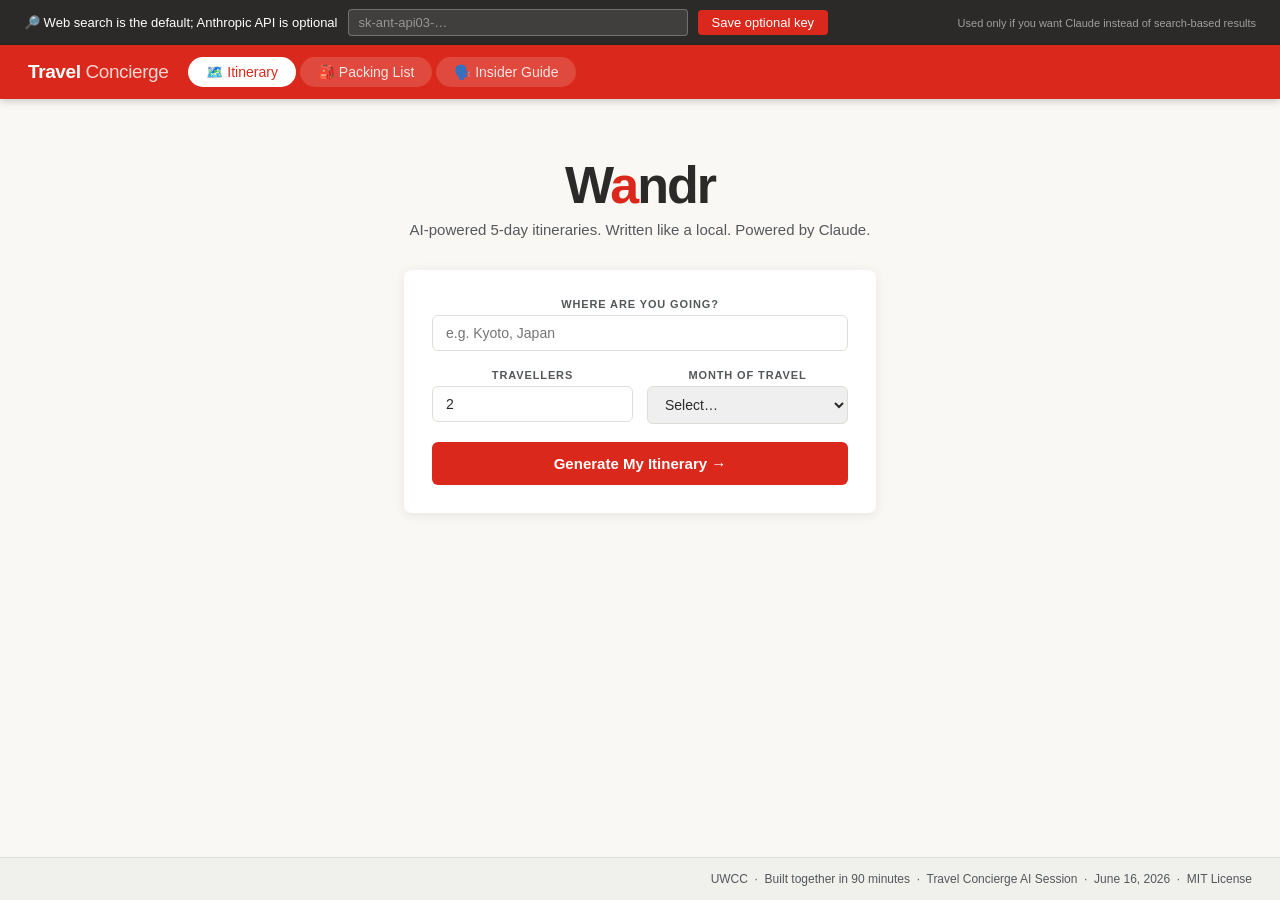
<file: index.html>
<!DOCTYPE html>
<html lang="en">
<head>
<meta charset="UTF-8">
<meta name="viewport" content="width=device-width, initial-scale=1.0">
<title>Travel Concierge MVP</title>
<style>
*,*::before,*::after{box-sizing:border-box;margin:0;padding:0}
:root{
  --red:#DA291C;--red-dk:#b8200f;--black:#2C2A29;--grey:#54585A;
  --grey-lt:#f0f0ed;--blue:#007CBA;--green:#45A041;--bg:#faf8f4;
  --shadow:0 2px 12px rgba(44,42,41,.09);--r:8px;
}
body{font-family:Arial,sans-serif;background:var(--bg);color:var(--black);min-height:100vh;display:flex;flex-direction:column}

/* ── API banner ── */
#api-banner{background:#2C2A29;color:#fff;padding:9px 24px;display:flex;align-items:center;gap:10px;font-size:13px;flex-wrap:wrap}
#api-banner input{flex:1;max-width:340px;padding:5px 10px;border:1px solid rgba(255,255,255,.25);border-radius:4px;background:rgba(255,255,255,.1);color:#fff;font-size:13px}
#api-banner input::placeholder{color:rgba(255,255,255,.45)}
#api-banner button{padding:5px 14px;background:var(--red);color:#fff;border:none;border-radius:4px;cursor:pointer;font-size:13px}
#api-key-status{font-size:12px}.ok{color:#4ade80}.err{color:#f87171}
.api-note{margin-left:auto;opacity:.55;font-size:11px}

/* ── Header / main nav ── */
header{background:var(--red);color:#fff;padding:0 28px;display:flex;align-items:center;gap:20px;height:54px;position:sticky;top:0;z-index:100;box-shadow:0 2px 8px rgba(0,0,0,.2)}
.logo{font-size:19px;font-weight:700;letter-spacing:-.4px;white-space:nowrap}
.logo span{font-weight:300;opacity:.8}
nav{display:flex;gap:4px;flex:1}
.tab-btn{padding:7px 18px;border:none;border-radius:18px;background:rgba(255,255,255,.15);color:rgba(255,255,255,.85);cursor:pointer;font-size:14px;font-family:Arial,sans-serif;font-weight:500;transition:background .15s,color .15s}
.tab-btn:hover{background:rgba(255,255,255,.25)}
.tab-btn.active{background:#fff;color:var(--red)}
main{flex:1}
.tab-panel{display:none}.tab-panel.active{display:block}

/* ── Shared form elements ── */
.form-card{background:#fff;border-radius:var(--r);padding:28px;box-shadow:var(--shadow)}
.f-row{margin-bottom:18px}
.f-row label,.f-lbl{display:block;font-weight:700;font-size:11px;text-transform:uppercase;letter-spacing:.08em;color:var(--grey);margin-bottom:5px}
.f-row input,.f-row select,input.fi,select.fi{width:100%;padding:9px 13px;border:1.5px solid #e0ddd8;border-radius:6px;font-size:14px;font-family:Arial,sans-serif;color:var(--black);outline:none;transition:border-color .15s}
.f-row input:focus,.f-row select:focus,input.fi:focus,select.fi:focus{border-color:var(--red)}
.f-inline{display:grid;grid-template-columns:1fr 1fr;gap:14px;margin-bottom:18px}
.btn-primary{width:100%;padding:13px;background:var(--red);color:#fff;border:none;border-radius:6px;font-size:15px;font-weight:700;font-family:Arial,sans-serif;cursor:pointer;transition:background .15s}
.btn-primary:hover{background:var(--red-dk)}.btn-primary:disabled{background:#ccc;cursor:not-allowed}
.btn-sec{padding:8px 16px;background:none;border:1.5px solid var(--red);color:var(--red);border-radius:6px;font-size:13px;font-family:Arial,sans-serif;cursor:pointer;font-weight:700;transition:all .15s}
.btn-sec:hover{background:var(--red);color:#fff}
.section-lbl{font-size:11px;font-weight:700;text-transform:uppercase;letter-spacing:.12em;color:var(--red);border-bottom:2px solid var(--red);padding-bottom:5px;margin:22px 0 14px}

/* loading / error */
.loading{display:flex;align-items:center;gap:12px;padding:36px 32px;color:var(--grey);font-size:15px}
.spinner{width:24px;height:24px;border:3px solid var(--grey-lt);border-top-color:var(--red);border-radius:50%;animation:spin .75s linear infinite;flex-shrink:0}
@keyframes spin{to{transform:rotate(360deg)}}
.err-box{border-left:4px solid var(--red);background:#fff5f5;border-radius:0 6px 6px 0;padding:14px 18px;color:var(--red);font-size:13px;margin:16px}

/* ══════════════════════
   TAB 1 – ITINERARY
══════════════════════ */
.wandr-land{max-width:520px;margin:56px auto;padding:0 24px;text-align:center}
.wandr-land h1{font-size:52px;font-weight:700;letter-spacing:-2px;margin-bottom:6px}
.wandr-land h1 span{color:var(--red)}
.wandr-land p{color:var(--grey);font-size:15px;margin-bottom:32px}

.res-header{background:var(--black);color:#fff;padding:28px 32px;text-align:center}
.res-header h2{font-size:34px;font-weight:700;margin-bottom:4px}
.res-header p{color:rgba(255,255,255,.65);font-size:14px}
.pills{display:flex;gap:8px;justify-content:center;margin-top:10px;flex-wrap:wrap}
.pill{padding:4px 12px;background:rgba(255,255,255,.15);border-radius:18px;font-size:12px;color:rgba(255,255,255,.85)}
.media-strip{display:grid;grid-template-columns:repeat(3,1fr);gap:10px;padding:16px 28px;background:#fff;border-bottom:1px solid var(--grey-lt)}
.media-card{position:relative;overflow:hidden;border-radius:12px;min-height:170px;background:#d7d3cb;box-shadow:var(--shadow)}
.media-card.tall{min-height:220px}
.media-card img{width:100%;height:100%;object-fit:cover;display:block;filter:saturate(1.03) contrast(1.02)}
.media-caption{position:absolute;left:0;right:0;bottom:0;padding:10px 12px;font-size:12px;font-weight:700;color:#fff;background:linear-gradient(180deg,transparent,rgba(0,0,0,.72))}
.pk-media{margin-bottom:16px;border-radius:var(--r);overflow:hidden;box-shadow:var(--shadow);background:#d7d3cb}
.pk-media img{width:100%;height:220px;object-fit:cover;display:block}
.pk-media .media-caption{position:static;background:var(--black);color:#fff}

.sub-nav{background:#fff;border-bottom:2px solid var(--grey-lt);padding:0 28px;display:flex;gap:0;overflow-x:auto}
.sub-btn{padding:13px 18px;border:none;border-bottom:3px solid transparent;background:none;color:var(--grey);font-size:13px;font-family:Arial,sans-serif;font-weight:500;cursor:pointer;transition:color .15s,border-color .15s;margin-bottom:-2px;white-space:nowrap}
.sub-btn:hover{color:var(--black)}.sub-btn.active{color:var(--red);border-bottom-color:var(--red);font-weight:700}
.sub-panel{display:none;padding:28px;max-width:880px;margin:0 auto}.sub-panel.active{display:block}

/* accordion */
.day-card{background:#fff;border-radius:var(--r);box-shadow:var(--shadow);margin-bottom:14px;overflow:hidden}
.day-hdr{padding:14px 18px;display:flex;align-items:center;gap:10px;cursor:pointer;background:#fff;border:none;width:100%;text-align:left;font-family:Arial,sans-serif}
.day-hdr:hover{background:var(--bg)}
.day-badge{background:var(--red);color:#fff;border-radius:18px;padding:2px 11px;font-size:11px;font-weight:700}
.day-title{font-size:15px;font-weight:700;flex:1}
.chevron{font-size:14px;color:var(--grey);transition:transform .2s}
.chevron.open{transform:rotate(180deg)}
.day-body{display:none;padding:0 18px 18px;border-top:1px solid var(--grey-lt)}.day-body.open{display:block}

.time-block{margin-top:14px}
.time-lbl{font-size:10px;font-weight:700;text-transform:uppercase;letter-spacing:.1em;color:var(--grey);margin-bottom:5px;display:flex;align-items:center;gap:6px}
.time-lbl::after{content:'';flex:1;height:1px;background:var(--grey-lt)}
.time-txt{font-size:13px;line-height:1.55}
.transport-tag{display:inline-block;background:#e8f4fb;color:var(--blue);font-size:11px;border-radius:4px;padding:1px 7px;margin-top:3px}

.gem-box{background:linear-gradient(135deg,#fff8e7,#fff3d0);border-left:4px solid #f59e0b;border-radius:0 6px 6px 0;padding:11px 14px;margin-top:14px;font-size:13px}
.gem-box strong{color:#92400e}

.rest-grid{display:grid;grid-template-columns:repeat(3,1fr);gap:8px;margin-top:14px}
.rest-card{background:var(--bg);border-radius:6px;padding:10px}
.rest-card .rname{font-weight:700;font-size:13px;margin-bottom:3px}
.rest-card a.rname{color:var(--black);text-decoration:none;display:block}
.rest-card a.rname:hover{color:var(--red);text-decoration:underline}
.act-link{color:inherit;text-decoration:none;border-bottom:1px dashed var(--grey)}
.act-link:hover{color:var(--red);border-bottom-color:var(--red)}
.src-link{display:inline-block;font-size:10px;color:var(--blue);margin-top:5px;text-decoration:none;opacity:.8}
.src-link:hover{opacity:1;text-decoration:underline}
.nbhd-link{color:inherit;text-decoration:none}
.nbhd-link:hover{color:var(--red)}
.sources-box{background:var(--grey-lt);border-radius:var(--r);padding:14px 18px;margin-top:18px}
.sources-box h4{font-size:10px;font-weight:700;text-transform:uppercase;letter-spacing:.08em;color:var(--grey);margin-bottom:8px}
.sources-box a{display:block;font-size:12px;color:var(--blue);text-decoration:none;padding:2px 0;white-space:nowrap;overflow:hidden;text-overflow:ellipsis}
.sources-box a:hover{text-decoration:underline}
.rest-card .rtag{color:var(--grey);font-size:11px}
.rest-card .rorder{color:var(--red);font-style:italic;font-size:11px;margin-top:3px}

/* checklist */
.cl-wrap{margin-top:14px}
.prog-bg{background:var(--grey-lt);border-radius:20px;height:7px;margin-bottom:3px}
.prog-bar{background:var(--red);border-radius:20px;height:100%;transition:width .3s}
.prog-lbl{font-size:11px;color:var(--grey);margin-bottom:8px}
.cl-item{display:flex;align-items:center;gap:8px;padding:4px 0;font-size:13px;cursor:pointer}
.cl-item input{accent-color:var(--red);width:14px;height:14px;cursor:pointer;flex-shrink:0}
.cl-item.done span{text-decoration:line-through;color:var(--grey)}

/* route */
.rt-stop{display:flex;gap:14px;margin-bottom:0}
.rt-left{display:flex;flex-direction:column;align-items:center;width:36px}
.rt-dot{width:11px;height:11px;border-radius:50%;background:var(--red);flex-shrink:0}
.rt-line{flex:1;width:2px;background:var(--grey-lt);margin:3px 0}
.rt-body{padding-bottom:18px;flex:1}
.rt-name{font-weight:700;font-size:14px}
.rt-tag{display:inline-flex;align-items:center;gap:4px;font-size:11px;color:var(--blue);background:#e8f4fb;border-radius:4px;padding:2px 7px;margin-top:3px}
.rt-time{font-size:11px;color:var(--grey);margin-top:2px}

/* map placeholder */
.map-ph{background:#e8ecf0;border-radius:var(--r);padding:40px 24px;text-align:center;color:var(--grey);min-height:280px;display:flex;flex-direction:column;align-items:center;justify-content:center;gap:10px}
.map-pins{display:flex;flex-wrap:wrap;gap:7px;justify-content:center;margin-top:14px}
.map-pin{background:#fff;border-radius:6px;padding:5px 11px;font-size:12px;display:flex;align-items:center;gap:5px;box-shadow:0 1px 4px rgba(0,0,0,.1)}
.pin-dot{width:9px;height:9px;border-radius:50%;flex-shrink:0}

/* health */
.h-table{width:100%;border-collapse:collapse;font-size:13px;margin-bottom:18px}
.h-table th{background:var(--black);color:#fff;padding:9px 13px;text-align:left;font-size:11px;text-transform:uppercase;letter-spacing:.07em}
.h-table td{padding:9px 13px;border-bottom:1px solid var(--grey-lt);vertical-align:top}
.h-table tr:nth-child(even) td{background:var(--bg)}
.pbadge{display:inline-block;padding:2px 8px;border-radius:4px;font-size:10px;font-weight:700;text-transform:uppercase}
.p-high{background:#fee2e2;color:var(--red)}.p-medium{background:#fef3c7;color:#92400e}.p-low{background:#dcfce7;color:#166534}
.em-grid{display:grid;grid-template-columns:repeat(3,1fr);gap:10px;margin-bottom:18px}
.em-card{background:#fff;border-radius:var(--r);padding:14px;text-align:center;box-shadow:var(--shadow)}
.em-label{font-size:10px;color:var(--grey);text-transform:uppercase;font-weight:700}
.em-val{font-size:20px;font-weight:700;color:var(--red);margin-top:4px}

/* ══════════════════════
   TAB 2 – PACKING LIST
══════════════════════ */
.pk-layout{display:grid;grid-template-columns:330px 1fr;min-height:calc(100vh - 96px)}
.pk-form{background:#fff;padding:28px 24px;border-right:1px solid var(--grey-lt);overflow-y:auto}
.pk-form h2{font-size:18px;font-weight:700;margin-bottom:22px}
.pk-out{padding:28px;overflow-y:auto;background:var(--bg)}

.chip-grp{display:flex;flex-wrap:wrap;gap:5px;margin-top:5px}
.chip{padding:5px 11px;border:1.5px solid #e0ddd8;border-radius:18px;font-size:12px;cursor:pointer;user-select:none;transition:all .15s;background:#fff;color:var(--black);font-family:Arial,sans-serif}
.chip:hover{border-color:var(--red)}.chip.on{background:var(--red);border-color:var(--red);color:#fff}

.tv-card{background:var(--bg);border-radius:6px;padding:12px;margin-top:8px;position:relative}
.tv-card h4{font-size:12px;font-weight:700;margin-bottom:8px}
.rm-tv{position:absolute;top:8px;right:8px;border:none;background:none;color:var(--grey);cursor:pointer;font-size:15px;line-height:1}
.rm-tv:hover{color:var(--red)}
.p-chips{display:flex;flex-wrap:wrap;gap:4px;margin-top:5px}
.pchip{padding:3px 8px;border:1px solid #e0ddd8;border-radius:12px;font-size:11px;cursor:pointer;background:#fff;font-family:Arial,sans-serif;transition:all .15s}
.pchip.on{background:#e8f4fb;border-color:var(--blue);color:var(--blue)}
.add-tv{width:100%;padding:8px;border:2px dashed #e0ddd8;border-radius:6px;background:none;color:var(--grey);font-size:13px;cursor:pointer;margin-top:8px;font-family:Arial,sans-serif;transition:all .15s}
.add-tv:hover{border-color:var(--red);color:var(--red)}

.pk-summ{background:var(--black);color:#fff;border-radius:var(--r);padding:14px 18px;margin-bottom:16px;font-size:13px}
.pk-actions{display:flex;gap:8px;margin-bottom:16px}

.cat-card{background:#fff;border-radius:var(--r);box-shadow:var(--shadow);margin-bottom:14px;overflow:hidden}
.cat-hdr{padding:11px 15px;background:var(--black);color:#fff;font-size:11px;font-weight:700;text-transform:uppercase;letter-spacing:.07em;display:flex;justify-content:space-between}
.cat-cnt{font-weight:400;opacity:.65}
.cat-body{padding:10px 15px}
.pk-item{display:flex;align-items:center;gap:8px;padding:5px 0;border-bottom:1px solid var(--grey-lt);font-size:13px;cursor:pointer}
.pk-item:last-child{border-bottom:none}
.pk-item input[type=checkbox]{accent-color:var(--red);width:14px;height:14px;cursor:pointer;flex-shrink:0}
.pk-item.done .il{text-decoration:line-through;color:var(--grey)}
.buy-badge{display:inline-block;background:#e8f4fb;color:var(--blue);font-size:10px;border-radius:4px;padding:1px 5px;margin-left:auto;flex-shrink:0}

.df-card{background:linear-gradient(135deg,#fff8e7,#fff3d0);border:1px solid #fbbf24;border-radius:var(--r);padding:18px;margin-bottom:14px}
.df-card h3{color:#92400e;font-size:13px;margin-bottom:10px}
.exp-area{margin-top:18px}
.exp-area textarea{width:100%;padding:12px;border:1px solid #e0ddd8;border-radius:6px;font-family:'Courier New',monospace;font-size:11px;color:var(--black);resize:vertical;min-height:180px;background:var(--bg)}

/* ══════════════════════
   TAB 3 – INSIDER GUIDE
══════════════════════ */
.ins-layout{display:grid;grid-template-columns:300px 1fr;min-height:calc(100vh - 96px)}
.ins-form{background:#fff;padding:28px 22px;border-right:1px solid var(--grey-lt)}
.ins-form h2{font-size:18px;font-weight:700;margin-bottom:20px}
.ins-out{padding:28px;background:var(--bg);overflow-y:auto}

.slider-wrap{margin-bottom:18px}
.slider-wrap label{display:block;font-weight:700;font-size:11px;text-transform:uppercase;letter-spacing:.08em;color:var(--grey);margin-bottom:7px}
.slider-wrap input[type=range]{width:100%;accent-color:var(--red)}
.slider-val{font-size:13px;color:var(--grey);margin-top:3px}

.g-hdr{background:var(--black);color:#fff;border-radius:var(--r) var(--r) 0 0;padding:18px 22px}
.g-hdr h2{font-size:26px;font-weight:700;margin-bottom:7px}
.g-body{background:#fff;border-radius:0 0 var(--r) var(--r);padding:22px;margin-bottom:18px}
.ins-media{display:grid;grid-template-columns:1.15fr .85fr;gap:10px;padding:0 22px 18px;background:var(--black)}
.ins-media .media-card{min-height:140px;box-shadow:none}

.nbhd-card{background:var(--bg);border-left:4px solid var(--red);border-radius:0 6px 6px 0;padding:13px 15px;margin-bottom:10px}
.nbhd-card h4{font-weight:700;font-size:14px;margin-bottom:3px}
.nbhd-card p{font-size:13px;color:var(--grey);line-height:1.5}

.tip-row{display:flex;gap:11px;align-items:flex-start;padding:9px 0;border-bottom:1px solid var(--grey-lt)}
.tip-row:last-child{border-bottom:none}
.tip-num{width:26px;height:26px;background:var(--blue);color:#fff;border-radius:50%;display:flex;align-items:center;justify-content:center;font-size:12px;font-weight:700;flex-shrink:0}
.tip-txt{font-size:13px;line-height:1.5;padding-top:3px}

.dd-grid{display:grid;grid-template-columns:1fr 1fr;gap:14px}
.do-card{background:var(--bg);border-left:4px solid var(--green);border-radius:0 6px 6px 0;padding:14px}
.dont-card{background:var(--bg);border-left:4px solid var(--red);border-radius:0 6px 6px 0;padding:14px}
.do-card h4{color:var(--green);font-size:11px;font-weight:700;text-transform:uppercase;margin-bottom:8px}
.dont-card h4{color:var(--red);font-size:11px;font-weight:700;text-transform:uppercase;margin-bottom:8px}
.do-card li,.dont-card li{font-size:13px;color:var(--black);line-height:1.5;margin-bottom:6px;padding-left:16px;position:relative;list-style:none}
.do-card li::before{content:'✓';position:absolute;left:0;color:var(--green);font-weight:700}
.dont-card li::before{content:'✕';position:absolute;left:0;color:var(--red);font-weight:700}

.ph-table{width:100%;border-collapse:collapse;font-size:13px}
.ph-table thead tr{background:var(--black);color:#fff}
.ph-table th{padding:9px 13px;text-align:left}
.ph-table td{padding:9px 13px;border-bottom:1px solid var(--grey-lt)}
.ph-table tr:nth-child(even) td{background:var(--bg)}
.ph-phrase{font-weight:700}.ph-pron{color:var(--blue);font-style:italic}

.side-cards{display:grid;grid-template-columns:1fr 1fr;gap:14px}
.me-card,.rain-card{background:#fff;border-top:4px solid var(--red);border-radius:0 0 var(--r) var(--r);padding:18px}
.me-card h4,.rain-card h4{font-size:10px;font-weight:700;text-transform:uppercase;color:var(--red);margin-bottom:6px;letter-spacing:.08em}
.me-card h3,.rain-card h3{font-size:15px;font-weight:700;margin-bottom:5px}
.me-card p,.rain-card p{font-size:13px;color:var(--grey);line-height:1.5}

.secret-box{background:linear-gradient(135deg,#fff8e7,#fff3d0);border:2px solid #f59e0b;border-radius:var(--r);padding:18px 22px;margin-bottom:18px}
.secret-box h3{color:#92400e;font-size:12px;font-weight:700;text-transform:uppercase;letter-spacing:.08em;margin-bottom:6px}
.secret-box p{font-size:14px;color:var(--black);line-height:1.5;font-style:italic}

/* ── Footer ── */
footer{background:var(--grey-lt);padding:14px 28px;text-align:right;font-size:12px;color:var(--grey);border-top:1px solid #e0ddd8}

/* ── Print ── */
@media print{
  header,#api-banner,.sub-nav,.pk-form,.ins-form{display:none!important}
  .pk-layout,.ins-layout{display:block}
  .tab-panel{display:block!important}.day-body{display:block!important}
}
@media(max-width:720px){
  .pk-layout,.ins-layout{grid-template-columns:1fr}
  .rest-grid,.dd-grid,.side-cards{grid-template-columns:1fr}
  .f-inline{grid-template-columns:1fr}
}
</style>
</head>
<body>

<!-- API / search banner -->
<div id="api-banner">
  <span>🔎 Web search is the default; Anthropic API is optional</span>
  <input type="password" id="ak-input" placeholder="sk-ant-api03-…" autocomplete="off">
  <button onclick="saveKey()">Save optional key</button>
  <span id="ak-status"></span>
  <span class="api-note">Used only if you want Claude instead of search-based results</span>
</div>

<!-- Header -->
<header>
  <div class="logo">Travel <span>Concierge</span></div>
  <nav>
    <button class="tab-btn active" onclick="switchTab('itin',this)">🗺️ Itinerary</button>
    <button class="tab-btn" onclick="switchTab('pack',this)">🎒 Packing List</button>
    <button class="tab-btn" onclick="switchTab('ins',this)">🗣️ Insider Guide</button>
  </nav>
</header>

<main>
<!-- ══════════ TAB 1: ITINERARY ══════════ -->
<div id="tab-itin" class="tab-panel active">

  <div id="wandr-land" class="wandr-land">
    <h1>W<span>a</span>ndr</h1>
    <p>AI-powered 5-day itineraries. Written like a local. Powered by Claude.</p>
    <div class="form-card">
      <div class="f-row"><label>Where are you going?</label>
        <input class="fi" type="text" id="it-dest" placeholder="e.g. Kyoto, Japan"></div>
      <div class="f-inline">
        <div class="f-row" style="margin:0"><label>Travellers</label>
          <input class="fi" type="number" id="it-pax" value="2" min="1" max="20"></div>
        <div class="f-row" style="margin:0"><label>Month of travel</label>
          <select class="fi" id="it-month">
            <option value="">Select…</option>
            <option>January</option><option>February</option><option>March</option>
            <option>April</option><option>May</option><option>June</option>
            <option>July</option><option>August</option><option>September</option>
            <option>October</option><option>November</option><option>December</option>
          </select></div>
      </div>
      <button class="btn-primary" onclick="genItinerary()">Generate My Itinerary →</button>
    </div>
  </div>

  <div id="it-load" class="loading" style="display:none">
    <div class="spinner"></div>Asking a local… building your 5-day itinerary
  </div>
  <div id="it-err" class="err-box" style="display:none"></div>

  <div id="it-res" style="display:none">
    <div class="res-header">
      <h2 id="it-dest-h"></h2>
      <p id="it-tagline"></p>
      <div class="pills">
        <span class="pill" id="it-pax-p"></span>
        <span class="pill" id="it-mo-p"></span>
      </div>
    </div>
    <div id="it-media"></div>
    <div class="sub-nav">
      <button class="sub-btn active" onclick="subTab('byday',this)">📅 By Day</button>
      <button class="sub-btn" onclick="subTab('route',this)">🛣️ Route</button>
      <button class="sub-btn" onclick="subTab('map',this)">🗺️ Map</button>
      <button class="sub-btn" onclick="subTab('health',this)">🏥 Health & Safety</button>
      <button class="sub-btn" style="margin-left:auto;color:var(--grey)" onclick="resetItinerary()">← New search</button>
    </div>
    <div id="sub-byday" class="sub-panel active"><div id="days-wrap"></div></div>
    <div id="sub-route" class="sub-panel"><div id="route-wrap"></div></div>
    <div id="sub-map" class="sub-panel">
      <div class="map-ph">
        <div style="font-size:44px">🗺️</div>
        <strong style="color:var(--black);font-size:15px">Journey Map — all stops</strong>
        <span>Each pin represents a location in your itinerary</span>
        <div class="map-pins" id="map-pins"></div>
      </div>
    </div>
    <div id="sub-health" class="sub-panel"><div id="health-wrap"></div></div>
  </div>
</div>

<!-- ══════════ TAB 2: PACKING LIST ══════════ -->
<div id="tab-pack" class="tab-panel">
  <div class="pk-layout">
    <div class="pk-form">
      <h2>🎒 Packing List</h2>
      <div class="f-row"><label>Destination</label>
        <input class="fi" type="text" id="pk-dest" placeholder="Where are you going?"></div>
      <div class="f-inline">
        <div class="f-row" style="margin:0"><label>Days</label>
          <input class="fi" type="number" id="pk-days" value="7" min="1" max="60"></div>
        <div class="f-row" style="margin:0"><label>Month</label>
          <select class="fi" id="pk-month" onchange="autoClimate()">
            <option value="0">January</option><option value="1">February</option>
            <option value="2">March</option><option value="3">April</option>
            <option value="4">May</option><option value="5" selected>June</option>
            <option value="6">July</option><option value="7">August</option>
            <option value="8">September</option><option value="9">October</option>
            <option value="10">November</option><option value="11">December</option>
          </select></div>
      </div>
      <div class="f-row"><label>Region</label>
        <select class="fi" id="pk-region" onchange="autoClimate()">
          <option value="">Unknown</option>
          <option value="n_temperate">Northern Temperate</option>
          <option value="s_temperate">Southern Temperate</option>
          <option value="tropical">Tropical</option>
          <option value="arid">Arid / Desert</option>
          <option value="alpine">Alpine / Mountain</option>
        </select></div>
      <div class="f-row"><label>Climate <small id="cl-auto" style="color:var(--blue);font-weight:400"></small></label>
        <select class="fi" id="pk-climate" onchange="climManual=true;document.getElementById('cl-auto').textContent='(manual)'">
          <option value="mild">Mild</option><option value="hot">Hot</option>
          <option value="warm">Warm</option><option value="cold">Cold</option>
          <option value="variable">Variable</option>
        </select></div>
      <div class="f-inline">
        <div class="f-row" style="margin:0"><label>Travel Mode</label>
          <select class="fi" id="pk-mode">
            <option value="fly_checked">Fly — checked bag</option>
            <option value="fly_carry">Fly — carry-on only</option>
            <option value="train">Train</option>
            <option value="drive">Drive</option>
          </select></div>
        <div class="f-row" style="margin:0"><label>Budget</label>
          <select class="fi" id="pk-tier">
            <option value="backpacker">Backpacker</option>
            <option value="midrange" selected>Mid-range</option>
            <option value="luxury">Luxury</option>
          </select></div>
      </div>
      <div class="f-row"><label>Laundry access?</label>
        <select class="fi" id="pk-laundry"><option value="no">No</option><option value="yes">Yes</option></select></div>
      <div class="f-row"><label>Activities</label>
        <div class="chip-grp" id="act-chips"></div>
        <div id="fc-row" style="display:none;margin-top:7px">
          <label style="font-size:12px;display:flex;align-items:center;gap:6px;cursor:pointer;font-weight:400;color:var(--grey)">
            <input type="checkbox" id="fc-cb" style="accent-color:var(--red)"> Formal concert (opera/black-tie)
          </label></div></div>
      <div class="f-row"><label>Travellers</label>
        <div id="tv-profiles"></div>
        <button class="add-tv" onclick="addTv()">+ Add traveller</button></div>
      <button class="btn-primary" onclick="genPacking()">Generate Packing List</button>
    </div>

    <div class="pk-out">
      <div id="pk-empty" style="text-align:center;padding:72px 20px;color:var(--grey)">
        <div style="font-size:44px;margin-bottom:14px">🎒</div>
        <div style="font-size:15px;font-weight:700;color:var(--black);margin-bottom:6px">Your list will appear here</div>
        Fill in trip details and click Generate.
      </div>
      <div id="pk-res" style="display:none">
        <div id="pk-media"></div>
        <div class="pk-summ" id="pk-summ"></div>
        <div class="pk-actions">
          <button class="btn-sec" onclick="resetPacking()">↺ Reset checks</button>
          <button class="btn-sec" onclick="copyBrief()">📋 Copy for brief</button>
        </div>
        <div id="pk-df"></div>
        <div id="pk-tv-out"></div>
        <div class="section-lbl">Shared items</div>
        <div id="pk-sh-out"></div>
        <div class="exp-area">
          <div class="section-lbl">Export text</div>
          <textarea id="pk-export" readonly></textarea>
        </div>
      </div>
    </div>
  </div>
</div>

<!-- ══════════ TAB 3: INSIDER GUIDE ══════════ -->
<div id="tab-ins" class="tab-panel">
  <div class="ins-layout">
    <div class="ins-form">
      <h2>🗣️ Insider Guide</h2>
      <div class="f-row"><label>City</label>
        <input class="fi" type="text" id="ins-city" placeholder="e.g. Lisbon"></div>
      <div class="f-row"><label>What kind of traveller are you?</label>
        <select class="fi" id="ins-type">
          <option>Food-obsessed</option><option>Culture & history</option>
          <option>Outdoorsy & active</option><option>Nightlife & social</option>
          <option>Slow travel & local life</option><option>Art & design</option>
          <option>Budget backpacker</option>
        </select></div>
      <div class="f-row"><label>How long are you staying?</label>
        <select class="fi" id="ins-stay">
          <option>Weekend / 2 days</option><option>3–4 days</option>
          <option selected>About a week</option><option>Two weeks</option>
          <option>A month or more</option>
        </select></div>
      <div class="slider-wrap">
        <label>Max distance from city centre</label>
        <input type="range" id="ins-rad" min="1" max="50" value="15"
          oninput="document.getElementById('rad-val').textContent=this.value+' km'">
        <div class="slider-val" id="rad-val">15 km</div>
      </div>
      <button class="btn-primary" onclick="genInsider()">Get Insider Guide</button>
    </div>

    <div class="ins-out">
      <div id="ins-empty" style="text-align:center;padding:72px 20px;color:var(--grey)">
        <div style="font-size:44px;margin-bottom:14px">🗣️</div>
        <div style="font-size:15px;font-weight:700;color:var(--black);margin-bottom:6px">Your guide will appear here</div>
        Enter a city and click Get Insider Guide.
      </div>
      <div id="ins-load" class="loading" style="display:none">
        <div class="spinner"></div>Asking a local…
      </div>
      <div id="ins-err" class="err-box" style="display:none"></div>
      <div id="ins-res" style="display:none"></div>
    </div>
  </div>
</div>
</main>

<footer>UWCC &nbsp;·&nbsp; Built together in 90 minutes &nbsp;·&nbsp; Travel Concierge AI Session &nbsp;·&nbsp; June 16, 2026 &nbsp;·&nbsp; MIT License</footer>

<script>
// ═══════════════════════════
// STATE
// ═══════════════════════════
let apiKey = sessionStorage.getItem('tc_key') || '';
let itinData = null;
let climManual = false;
let regionManual = false;
let packingStyleHint = '';
let packingClimateHint = '';
let travelers = [{id:1,name:'',type:'adult',personal:new Set()}];
let nextId = 2;
const acts = new Set();
const ACTS = ['City sightseeing','Beach / swimming','Hiking / outdoors','Cycling',
  'Family visit','Art / museums','Music / concert','Fine dining',
  'Nightlife','Business / meetings','Skiing / snow','Photography'];
const PERS = ['Menstrual products','Shaving / grooming kit','Makeup',
  'Contact lenses & solution','Hair styling tools','Specific skincare routine'];
const MONTHS = ['January','February','March','April','May','June',
  'July','August','September','October','November','December'];
const MONTHS_S = ['Jan','Feb','Mar','Apr','May','Jun','Jul','Aug','Sep','Oct','Nov','Dec'];
const DAY_COLORS = ['#DA291C','#007CBA','#45A041','#f59e0b','#8b5cf6'];

// ═══════════════════════════
// API KEY
// ═══════════════════════════
function saveKey(){
  const v=document.getElementById('ak-input').value.trim();
  if(!v)return;
  apiKey=v; sessionStorage.setItem('tc_key',v);
  showKeyStatus('✓ Saved','ok');
}
function showKeyStatus(msg,cls){
  const el=document.getElementById('ak-status');
  el.textContent=msg; el.className=cls;
}
if(apiKey){
  document.getElementById('ak-input').value=apiKey;
  showKeyStatus('✓ Ready','ok');
}

// ═══════════════════════════
// TAB SWITCHING
// ═══════════════════════════
function switchTab(id,btn){
  document.querySelectorAll('.tab-panel').forEach(p=>p.classList.remove('active'));
  document.querySelectorAll('.tab-btn').forEach(b=>b.classList.remove('active'));
  document.getElementById('tab-'+id).classList.add('active');
  btn.classList.add('active');
}
function subTab(id,btn){
  document.querySelectorAll('.sub-panel').forEach(p=>p.classList.remove('active'));
  document.querySelectorAll('.sub-btn').forEach(b=>b.classList.remove('active'));
  document.getElementById('sub-'+id).classList.add('active');
  btn.classList.add('active');
}

// ═══════════════════════════
// WEB SEARCH / CLAUDE
// ═══════════════════════════
function cleanText(s){
  return String(s||'')
    .replace(/!\[[^\]]*\]\([^)]*\)/g,'')
    .replace(/\[([^\]]*)\]\(([^)]+)\)/g,'$1')
    .replace(/https?:\/\/\S+/g,'')
    .replace(/\b(?:www\.)?[A-Za-z0-9.-]+\.[A-Za-z]{2,}(?:\/\S*)?/g,'')
    .replace(/\s+/g,' ')
    .trim();
}
function uniq(arr){
  return [...new Set((arr||[]).filter(Boolean))];
}
function splitQueryResultBlocks(md){
  const lines=String(md||'').split(/\r?\n/);
  const blocks=[];
  let current=null;
  lines.forEach(line=>{
    if(/^##\s+\[/.test(line)){
      if(current) blocks.push(current);
      const match=line.match(/^##\s+\[([^\]]+)\]\(([^)]+)\)/);
      current={title:cleanText(match?match[1]:line.replace(/^##\s+/,'')), url:match?match[2]:'', lines:[]};
    }else if(current){
      current.lines.push(line);
    }
  });
  if(current) blocks.push(current);
  return blocks;
}
async function searchWeb(query){
  const url='https://r.jina.ai/http://html.duckduckgo.com/html/?q='+encodeURIComponent(query);
  const r=await fetch(url);
  if(!r.ok) throw new Error('Web search failed: '+r.status);
  return await r.text();
}
function extractSearchResults(md,limit=5){
  return splitQueryResultBlocks(md).slice(0,limit).map(block=>{
    const lines=block.lines.map(cleanText).filter(Boolean);
    const snippet=lines.filter(line=>line && !/^Ad$/i.test(line) && !/^Viewing ads/i.test(line) && !/^\[.*\]\(.*\)$/.test(line) && !/^https?:\/\//i.test(line) && !/^\d{4}-\d{2}-\d{2}T/.test(line)).join(' ');
    return {title:cleanText(block.title.replace(/\s+at DuckDuckGo$/i,'')), snippet:cleanText(snippet), url:block.url||''};
  }).filter(item=>item.title);
}
function pickFallback(list,index,fallback){
  return list[index%list.length]||fallback;
}
function briefSearchText(text, fallback){
  const cleaned=cleanText(text);
  if(!cleaned) return fallback;
  const sentence=cleaned.split(/(?<=[.!?])\s+/)[0] || cleaned;
  return sentence.length>160 ? sentence.slice(0,157)+'...' : sentence;
}
const imageCache=new Map();
function fallbackImage(query,width=1200,height=800){
  return `https://picsum.photos/seed/${encodeURIComponent(String(query||'').replace(/\s+/g,'_'))}/${width}/${height}`;
}
async function resolveImage(query){
  const key=String(query||'').trim().toLowerCase();
  if(imageCache.has(key)) return imageCache.get(key);
  const api=`https://en.wikipedia.org/w/api.php?action=query&generator=search&gsrsearch=${encodeURIComponent(query)}&gsrlimit=5&prop=pageimages&piprop=thumbnail&pithumbsize=1200&format=json&origin=*`;
  try{
    const r=await fetch(api);
    if(r.ok){
      const d=await r.json();
      const pages=Object.values(d.query?.pages||{});
      const thumb=pages.find(p=>p.thumbnail?.source)?.thumbnail?.source;
      const img=thumb||fallbackImage(query);
      imageCache.set(key,img);
      return img;
    }
  }catch(e){}
  const fallback=fallbackImage(query);
  imageCache.set(key,fallback);
  return fallback;
}
async function hydrateImages(root){
  if(!root) return;
  const imgs=[...root.querySelectorAll('img[data-query]')];
  await Promise.all(imgs.map(async img=>{
    const src=await resolveImage(img.dataset.query||img.alt||'travel');
    img.src=src;
  }));
}
function imageCard(query,caption,klass=''){
  const seed=fallbackImage(query);
  return `<div class="media-card ${klass}"><img data-query="${String(query||'').replace(/"/g,'&quot;')}" src="${seed}" alt="${caption}"><div class="media-caption">${caption}</div></div>`;
}
function extractPlaceCandidates(results, dest){
  const genericWords=new Set(['Guide','Travel','Traveling','Tour','Tours','Tourist','Things','Thing','Best','Top','Must','See','Visit','Visits','Attractions','Attraction','Places','Place','Official','City','Japan','Bucket','List','Food','Local','Neighborhood','Neighborhoods','District','Guidebook','Tips','How','To','Do','In','The','And','For','What','Where','Sightseeing','Booking','Cancellation','Explore','Experiences','Enjoy','Free','Reserve','Area','Areas','Guide.','Guide,']);
  const anchorNames=['Fushimi Inari Taisha','Kinkaku-ji','Kiyomizu-dera','Arashiyama','Gion','Nishiki Market','Nijo Castle','Philosopher\'s Path'];
  const sourceTexts=uniq((results||[]).flatMap(r=>[r.title,r.snippet]).filter(Boolean));
  const candidates=[];
  const addCandidate=(value)=>{
    const text=cleanText(value)
      .replace(/^best\s+/i,'')
      .replace(/^kyoto\s+/i,'')
      .replace(/\s+guide.*$/i,'')
      .replace(/\s+travel.*$/i,'')
      .replace(/\s+attractions.*$/i,'')
      .replace(/\s+ideas.*$/i,'')
      .trim();
    if(!text) return;
    const words=text.split(/\s+/).filter(Boolean);
    if(words.length<1 || words.length>6) return;
    if(words.every(word=>genericWords.has(word.replace(/[^A-Za-z-]/g,'')))) return;
    if(!/[A-Z]/.test(text) && !/[A-Za-z]-[A-Za-z]/.test(text) && !/\b(?:Taisha|Shrine|Temple|Market|Garden|Castle|Forest|Gate|Gates|District|Park|Street|Alley|Station|Palace|River|Museum|Viewpoint|Onsen|Bamboo|Inari|Gion|Arashiyama|Kinkaku-ji|Kiyomizu-dera)\b/i.test(text)) return;
    if(!/[A-Za-z]/.test(text)) return;
    if(text.toLowerCase().includes(dest.toLowerCase()) && words.length<=2) return;
    if(!candidates.includes(text)) candidates.push(text);
  };
  sourceTexts.forEach(text=>{
    anchorNames.forEach(anchor=>{ if(text.includes(anchor) || text.includes(anchor.replace(/\\'/g,"'"))) addCandidate(anchor); });
    const phraseMatches=text.match(/(?:\b[A-Z][A-Za-z0-9'’-]*(?:-[A-Za-z0-9'’-]+)?(?:\s+[A-Z][A-Za-z0-9'’-]*(?:-[A-Za-z0-9'’-]+)?){0,5})/g) || [];
    phraseMatches.forEach(addCandidate);
    text.split(/[;,|/]/).forEach(addCandidate);
    const landmarkMatches=text.match(/(?:[A-Z][A-Za-z0-9'’-]*(?:\s+[A-Z][A-Za-z0-9'’-]*){0,4}\s+(?:Taisha|Shrine|Temple|Market|Garden|Castle|Forest|Gate|Gates|District|Park|Street|Alley|Station|Palace|River|Museum|Viewpoint|Onsen|Bamboo|Inari|Gion|Arashiyama|Kinkaku-ji|Kiyomizu-dera))/g) || [];
    landmarkMatches.forEach(addCandidate);
    ['including','such as','like','features','with'].forEach(marker=>{
      const regex=new RegExp(marker+'\s+([^.!?]+)','ig');
      let match;
      while((match=regex.exec(text))){
        match[1].split(/,| and /i).forEach(addCandidate);
      }
    });
  });
  return candidates.filter(item=>!genericWords.has(item)).slice(0,20);
}
function extractPhraseRows(results){
  const combined=(results||[]).map(r=>(r.snippet||'')+' '+(r.title||'')).join(' ');
  const found=[],seen=new Set();
  const re=/([A-Za-zÀ-ÖØ-öø-ÿ][A-Za-zÀ-ÖØ-öø-ÿ\s'!?,]{1,28}?)\s*\(([^)]{3,50})\)/g;
  let m;
  while((m=re.exec(combined))!==null){
    const phrase=m[1].trim().replace(/\s+/g,' ');
    const meaning=m[2].trim();
    if(phrase.length<2||phrase.length>30)continue;
    if(!/[a-zA-ZÀ-ÿ]/.test(phrase))continue;
    if(seen.has(phrase.toLowerCase()))continue;
    seen.add(phrase.toLowerCase());
    found.push({phrase,pronunciation:phrase.toLowerCase(),meaning});
    if(found.length>=5)break;
  }
  return found;
}
function extractDosDonts(results){
  const dos=[],donts=[];
  for(const r of(results||[])){
    const text=cleanText(r.snippet||'');
    const sentences=text.split(/(?<=[.!?])\s+/).map(s=>s.trim()).filter(s=>s.length>20&&s.length<200);
    for(const s of sentences){
      if(/^(don'?t|never|avoid|do not)/i.test(s)){if(donts.length<4)donts.push(s);}
      else if(donts.length<4&&/\b(don'?t|never|avoid)\b/i.test(s)){donts.push(s);}
      else if(dos.length<4){dos.push(s);}
      if(dos.length>=4&&donts.length>=4)break;
    }
    if(dos.length>=4&&donts.length>=4)break;
  }
  return{dos,donts};
}
async function buildSearchItinerary(dest,pax,mo){
  const [attractionsMd, neighborhoodsMd, foodMd, dayTripsMd, weatherMd] = await Promise.all([
    searchWeb(`${dest} must see attractions travel guide`),
    searchWeb(`${dest} neighborhoods local guide`),
    searchWeb(`${dest} best restaurants local food travel guide`),
    searchWeb(`${dest} day trips travel guide`),
    searchWeb(`${dest} weather travel ${mo}`)
  ]);
  const attractionResults=extractSearchResults(attractionsMd,8);
  const neighborhoodResults=extractSearchResults(neighborhoodsMd,8);
  const foodResults=extractSearchResults(foodMd,8);
  const dayTripResults=extractSearchResults(dayTripsMd,8);
  const weatherResults=extractSearchResults(weatherMd,4);
  const placeCandidates=extractPlaceCandidates([...attractionResults, ...neighborhoodResults, ...foodResults, ...dayTripResults], dest);
  const titles=uniq([
    ...attractionResults.map(r=>r.title),
    ...neighborhoodResults.map(r=>r.title),
    ...foodResults.map(r=>r.title),
    ...dayTripResults.map(r=>r.title)
  ]);
  const snippets=uniq([
    ...attractionResults.map(r=>r.snippet),
    ...neighborhoodResults.map(r=>r.snippet),
    ...foodResults.map(r=>r.snippet),
    ...dayTripResults.map(r=>r.snippet)
  ]);
  const mealSeeds=uniq(foodResults.flatMap(r=>r.title.split(' - ').map(s=>cleanText(s)))).slice(0,12);
  const safeSnippet=pickFallback(snippets,0,`${dest} has plenty to do in ${mo}.`);
  const dayThemes=[
    'Arrival and first-look neighborhoods',
    'Iconic landmarks and classic views',
    'Markets, museums, and local food',
    'A slower local day with a side trip',
    'One final neighborhood and a memorable dinner'
  ];
  return {
    destination:dest,
    tagline:`A practical five-day plan for ${dest} built from live web search results and local highlights.`,
    days:[1,2,3,4,5].map(day=>{
      const theme=dayThemes[day-1];
      const focus=pickFallback(placeCandidates,day-1,pickFallback(titles,day-1,`${dest} highlights`));
      const extra=pickFallback(snippets,day-1,safeSnippet);
      const morningSpot=pickFallback(placeCandidates,day-1,pickFallback(attractionResults,day-1,{title:`${dest} central sights`}).title);
      const neighborhoodSpot=pickFallback(placeCandidates,day+2,pickFallback(neighborhoodResults,day-1,{title:focus}).title);
      const eveningSpot=pickFallback(placeCandidates,day+4,pickFallback(foodResults,day-1,{title:`${dest} dinner`}).title);
      const morningSnippet=briefSearchText(pickFallback(attractionResults,day-1,{snippet:''}).snippet,`${morningSpot} is one of ${dest}'s most-visited spots — start early to beat the crowds.`);
      const afternoonSnippet=briefSearchText(pickFallback(neighborhoodResults,day-1,{snippet:''}).snippet,`${neighborhoodSpot} has a strong local character, ideal for the afternoon stretch.`);
      const eveningSnippet=briefSearchText(pickFallback(foodResults,day-1,{snippet:''}).snippet,`${dest} dining is best in the early evening before peak hours — reservations recommended for busy spots.`);
      const mapsQ=name=>`https://www.google.com/maps/search/?api=1&query=${encodeURIComponent(name+' '+dest)}`;
      return {
        day,
        title:theme,
        morning:{activity:morningSpot,details:morningSnippet,link:mapsQ(morningSpot),source:pickFallback(attractionResults,day-1,{url:''}).url,transport:day===1?'taxi':'walk',travel_time:day===1?'~20 min':'~15 min'},
        afternoon:{activity:neighborhoodSpot,details:afternoonSnippet,link:mapsQ(neighborhoodSpot),source:pickFallback(neighborhoodResults,day-1,{url:''}).url,transport:'walk/metro/taxi',travel_time:'~25 min'},
        evening:{activity:eveningSpot,details:eveningSnippet,link:mapsQ(eveningSpot),source:pickFallback(foodResults,day-1,{url:''}).url,transport:'walk/taxi',travel_time:'~20 min'},
        hidden_gem:`The blocks just off ${pickFallback(placeCandidates,0,pickFallback(titles,0,dest))} usually have quieter cafés, smaller shops, and fewer tourists — worth a short detour before heading back.`,
        restaurants:[
          {name:pickFallback(mealSeeds,(day-1)*3,`${dest} local favorite`),cuisine:'local',price:'$$',dietary:'Check menu online',distance:'10 min walk',order:'Ask for the house specialty'},
          {name:pickFallback(mealSeeds,(day-1)*3+1,`${dest} casual lunch`),cuisine:'casual',price:'$',dietary:'Vegetarian-friendly options vary',distance:'15 min walk',order:'Lunch set or regional classic'},
          {name:pickFallback(mealSeeds,(day-1)*3+2,`${dest} dinner spot`),cuisine:'evening dining',price:'$$$',dietary:'Check ahead for dietary needs',distance:'20 min walk',order:'Chef recommendation'}
        ],
        highlight_meal:`${pickFallback(mealSeeds,0,dest)} — order the house special and ask staff what locals actually eat here.`,
        checklist:['Download offline maps','Save the main sights','Check opening hours','Keep one flexible slot','Have a backup meal plan']
      };
    }),
    health_safety:{
      vaccinations:[{name:'Check destination-specific guidance',priority:'medium'}],
      elevation:'Verify elevation changes if the destination is mountainous or at altitude.',
      wildlife:[{risk:'Look up local weather, insects, and transit safety notes before you go.',danger:'low'}],
      weather:briefSearchText(weatherResults[0]?.snippet, `Search the latest month-specific weather for ${dest} in ${mo} before you pack, because conditions can shift quickly.`),
      emergency:{police:'Local emergency number',ambulance:'Local emergency number',embassy_tip:'Search your embassy or consulate location before departure'}
    }
  };
}
async function buildSearchInsider(city,type,stay,rad){
  const [neighborhoodsMd, tipsMd, phrasesMd, foodMd, rainMd] = await Promise.all([
    searchWeb(`${city} neighborhoods local guide`),
    searchWeb(`${city} local travel tips etiquette`),
    searchWeb(`${city} common phrases local language`),
    searchWeb(`${city} must eat dish local food`),
    searchWeb(`${city} rainy day activities`)
  ]);
  const neighborhoodResults=extractSearchResults(neighborhoodsMd,8);
  const tipsResults=extractSearchResults(tipsMd,8);
  const phrasesResults=extractSearchResults(phrasesMd,8);
  const foodResults=extractSearchResults(foodMd,8);
  const rainResults=extractSearchResults(rainMd,8);
  const placeCandidates=extractPlaceCandidates([...neighborhoodResults, ...foodResults, ...rainResults], city);
  const titles=uniq([...neighborhoodResults.map(r=>r.title), ...foodResults.map(r=>r.title), ...rainResults.map(r=>r.title)]);
  const snippets=uniq([...tipsResults.map(r=>r.snippet), ...rainResults.map(r=>r.snippet)]);
  const{dos:_dos,donts:_donts}=extractDosDonts(tipsResults);
  const phraseRows=extractPhraseRows(phrasesResults);
  const foodTitles=uniq(foodResults.flatMap(r=>r.title.split(/\s*[-:]\s*/).map(s=>cleanText(s)))).filter(s=>s.length>3&&s.length<40).slice(0,6);
  const tipObjects=tipsResults.slice(0,5).map(r=>({text:briefSearchText(r.snippet,r.title),url:r.url||''})).filter(t=>t.text&&t.text.length>15).slice(0,5);
  const realTips=tipObjects.map(t=>t.text);
  const tipSources=tipObjects.map(t=>t.url);
  const allSources=uniq([...neighborhoodResults,...tipsResults,...foodResults,...rainResults].filter(r=>r.url).map(r=>({title:r.title,url:r.url}))).slice(0,8);
  return {
    city,
    neighbourhoods:[
      {name:pickFallback(placeCandidates,0,pickFallback(neighborhoodResults,0,{title:`${city} center`}).title),desc:briefSearchText(pickFallback(neighborhoodResults,0,{snippet:``}).snippet,`A great starting area for a ${type} traveller staying ${stay} — enough sights to orient yourself within ${rad}km.`),url:pickFallback(neighborhoodResults,0,{url:``}).url},
      {name:pickFallback(placeCandidates,1,pickFallback(neighborhoodResults,1,{title:`${city} local district`}).title),desc:briefSearchText(pickFallback(neighborhoodResults,1,{snippet:``}).snippet,`Stronger local character here — better for food, evening energy, and neighbourhood wandering away from the main tourist flow.`),url:pickFallback(neighborhoodResults,1,{url:``}).url}
    ],
    tipSources,
    sources:allSources,
    tips:realTips.length>=3?realTips:realTips.concat([`Check opening hours before heading out.`,`Pick one neighbourhood and explore it deeply.`]).slice(0,5),
    dos:_dos.length>=2?_dos:[`Learn a greeting in the local language.`,`Check opening hours before you leave.`,`Pick one neighbourhood and explore at depth.`,`Keep a backup indoor plan for rain.`],
    donts:_donts.length>=2?_donts:[`Do not rely on a single top-10 list.`,`Skip tourist-area restaurants for better options nearby.`,`Do not book everything in advance.`,`Do not skip local transit.`],
    phrases:phraseRows.length>=3?phraseRows:[
      {phrase:`Hello`,pronunciation:`local greeting`,meaning:`standard greeting for shops and cafes`},
      {phrase:`Thank you`,pronunciation:`local thank-you`,meaning:`after ordering or receiving help`},
      {phrase:`Please`,pronunciation:`local please`,meaning:`when making any request`},
      {phrase:`Excuse me`,pronunciation:`local excuse-me`,meaning:`to get attention politely`},
      {phrase:`How much`,pronunciation:`local phrasing`,meaning:`useful in markets and for taxis`}
    ],
    dish:{name:pickFallback(foodTitles,0,city+` signature dish`),desc:briefSearchText(pickFallback(foodResults,0,{snippet:``}).snippet,`A local staple worth tracking down.`)},
    rain:{title:pickFallback(rainResults,0,{title:`museum or covered market`}).title,desc:briefSearchText(pickFallback(rainResults,0,{snippet:``}).snippet,`If it rains, head to a covered indoor space.`)}
  };
}
async function callClaude(user,system,maxTok=4096){
  if(apiKey){
    const r=await fetch('https://api.anthropic.com/v1/messages',{
      method:'POST',
      headers:{
        'Content-Type':'application/json',
        'x-api-key':apiKey,
        'anthropic-version':'2023-06-01',
        'anthropic-dangerous-direct-browser-access':'true'
      },
      body:JSON.stringify({model:'claude-sonnet-4-6',max_tokens:maxTok,
        system,messages:[{role:'user',content:user}]})
    });
    if(!r.ok){const e=await r.json().catch(()=>({}));throw new Error(e.error?.message||'API error '+r.status);}
    const d=await r.json();
    const txt=d.content[0].text.trim().replace(/^```json?\n?/,'').replace(/\n?```$/,'').trim();
    return JSON.parse(txt);
  }
  const itineraryMatch=user.match(/Create a 5-day itinerary for (.*?),\s*(\d+) traveller\(s\), travelling in (.+?)\./s);
  if(itineraryMatch){
    const dest=itineraryMatch[1].trim();
    const pax=itineraryMatch[2].trim();
    const month=itineraryMatch[3].trim();
    return buildSearchItinerary(dest,pax,month);
  }
  const insiderMatch=user.match(/Local insider guide for (.*?), for a "([^"]+)" traveller, staying "([^"]+)", willing to go up to ([^k]+)km from the centre\./s);
  if(insiderMatch){
    const city=insiderMatch[1].trim();
    const type=insiderMatch[2].trim();
    const stay=insiderMatch[3].trim();
    const rad=insiderMatch[4].trim();
    return buildSearchInsider(city,type,stay,rad);
  }
  throw new Error('No API key set and the request did not match a supported search fallback.');
}

// ═══════════════════════════
// ITINERARY
// ═══════════════════════════
async function genItinerary(){
  const dest=document.getElementById('it-dest').value.trim();
  const pax=document.getElementById('it-pax').value;
  const mo=document.getElementById('it-month').value;
  if(!dest){alert('Please enter a destination.');return;}
  if(!mo){alert('Please select a month.');return;}
  show('it-load'); hide('wandr-land'); hide('it-res'); hide('it-err');
  const sys=`You are a travel expert with deep local knowledge of destinations worldwide.
Write with genuine insider detail — honest opinions, practical info, local nuance.
Return ONLY valid JSON. No markdown fences, no explanation, nothing else.`;
  const prompt=`Create a 5-day itinerary for ${dest}, ${pax} traveller(s), travelling in ${mo}.

Return exactly this JSON (all 5 days, no extra keys):
{"destination":"${dest}","tagline":"one vivid compelling sentence about this destination","days":[{"day":1,"title":"Day theme","morning":{"activity":"name","details":"2-3 sentences of local insider detail","transport":"walk/taxi/metro/bus","travel_time":"~X min"},"afternoon":{"activity":"name","details":"2-3 sentences","transport":"walk/taxi/metro","travel_time":"~X min"},"evening":{"activity":"name","details":"2-3 sentences","transport":"walk/taxi","travel_time":"~X min"},"hidden_gem":"One specific off-the-beaten-path tip only a local would know","restaurants":[{"name":"name","cuisine":"type","price":"$/$$/$$$/$$$$","dietary":"options","distance":"X min walk","order":"specific dish"}],"highlight_meal":"Restaurant + what to order, 1 sentence","checklist":["item1","item2","item3","item4"]}],"health_safety":{"vaccinations":[{"name":"vaccine","priority":"high"}],"elevation":"altitude notes","wildlife":[{"risk":"description","danger":"low"}],"weather":"advice for ${mo} in ${dest}","emergency":{"police":"number","ambulance":"number","embassy_tip":"how to find your embassy"}}}

Make all 5 days unique with real locations. Write the details like someone who actually lived there.`;
  try{
    const data=await callClaude(prompt,sys,4096);
    itinData=data;
    renderItin(data,dest,pax,mo);
  }catch(e){
    hide('it-load');
    show('wandr-land');
    const el=document.getElementById('it-err');
    el.textContent='⚠ '+e.message; show('it-err');
  }
}

function renderItin(d,dest,pax,mo){
  hide('it-load');
  document.getElementById('it-dest-h').textContent=d.destination||dest;
  document.getElementById('it-tagline').textContent=d.tagline||'';
  document.getElementById('it-pax-p').textContent=pax+' traveller'+(pax>1?'s':'');
  document.getElementById('it-mo-p').textContent=mo;
  const itMedia=document.getElementById('it-media');
  if(itMedia){
    itMedia.className='media-strip';
    itMedia.innerHTML=[
      imageCard(`${dest} city`, `${dest} views`, 'tall'),
      imageCard(`${dest} shrine`, `${dest} landmarks`, 'tall'),
      imageCard(`${dest} food`, `${dest} food`, 'tall')
    ].join('');
    hydrateImages(itMedia);
  }

  // Days accordion
  const dw=document.getElementById('days-wrap'); dw.innerHTML='';
  (d.days||[]).forEach((day,i)=>{
    const c=DAY_COLORS[i%DAY_COLORS.length];
    const open=i===0;
    const card=document.createElement('div');
    card.className='day-card';
    card.innerHTML=`
      <button class="day-hdr" onclick="toggleDay(${i})">
        <span class="day-badge" style="background:${c}">Day ${day.day}</span>
        <span class="day-title">${day.title||'Day '+day.day}</span>
        <span class="chevron ${open?'open':''}" id="ch-${i}">▼</span>
      </button>
      <div class="day-body ${open?'open':''}" id="db-${i}">
        ${mkCL(day.checklist,i)}
        ${mkTB('Morning','🌅',day.morning)}
        ${mkTB('Afternoon','☀️',day.afternoon)}
        ${mkTB('Evening','🌙',day.evening)}
        ${day.hidden_gem?`<div class="gem-box"><strong>🔮 Local secret:</strong> ${day.hidden_gem}</div>`:''}
        ${mkRests(day.restaurants,day.highlight_meal)}
      </div>`;
    dw.appendChild(card);
  });

  // Route
  const rw=document.getElementById('route-wrap'); rw.innerHTML='<div class="section-lbl">Full Journey Route</div>';
  (d.days||[]).forEach(day=>{
    ['morning','afternoon','evening'].forEach((t,ti)=>{
      const b=day[t]; if(!b) return;
      const s=document.createElement('div'); s.className='rt-stop';
      s.innerHTML=`<div class="rt-left"><div class="rt-dot"></div><div class="rt-line"></div></div>
        <div class="rt-body">
          <div class="rt-name">${b.activity||''}</div>
          ${b.transport?`<div class="rt-tag">🚶 ${b.transport}</div>`:''}
          <div class="rt-time">Day ${day.day} · ${t.charAt(0).toUpperCase()+t.slice(1)}${b.travel_time?' · '+b.travel_time:''}</div>
        </div>`;
      rw.appendChild(s);
    });
  });

  // Map pins
  const mp=document.getElementById('map-pins'); mp.innerHTML='';
  (d.days||[]).forEach((day,i)=>{
    ['morning','afternoon','evening'].forEach(t=>{
      const b=day[t]; if(!b||!b.activity) return;
      const p=document.createElement('div'); p.className='map-pin';
      p.innerHTML=`<div class="pin-dot" style="background:${DAY_COLORS[i%DAY_COLORS.length]}"></div>${b.activity}`;
      mp.appendChild(p);
    });
  });

  // Health
  const hs=d.health_safety||{};
  const hw=document.getElementById('health-wrap'); hw.innerHTML='';
  if(hs.vaccinations?.length){
    hw.innerHTML+=`<div class="section-lbl">💉 Vaccinations</div>
      <table class="h-table"><thead><tr><th>Vaccine</th><th>Priority</th></tr></thead><tbody>`+
      hs.vaccinations.map(v=>`<tr><td>${v.name}</td><td><span class="pbadge p-${v.priority}">${v.priority}</span></td></tr>`).join('')+
      '</tbody></table>';
  }
  if(hs.weather) hw.innerHTML+=`<div class="section-lbl">🌤 Weather</div><div class="form-card" style="padding:14px;margin-bottom:16px">${hs.weather}</div>`;
  if(hs.elevation) hw.innerHTML+=`<div class="section-lbl">⛰ Elevation</div><div class="form-card" style="padding:14px;margin-bottom:16px">${hs.elevation}</div>`;
  if(hs.wildlife?.length){
    hw.innerHTML+=`<div class="section-lbl">🦟 Wildlife Risks</div>
      <table class="h-table"><thead><tr><th>Risk</th><th>Danger</th></tr></thead><tbody>`+
      hs.wildlife.map(w=>`<tr><td>${w.risk}</td><td><span class="pbadge p-${w.danger}">${w.danger}</span></td></tr>`).join('')+
      '</tbody></table>';
  }
  if(hs.emergency){
    const em=hs.emergency;
    hw.innerHTML+=`<div class="section-lbl">🚨 Emergency Contacts</div>
      <div class="em-grid">
        <div class="em-card"><div class="em-label">Police</div><div class="em-val">${em.police||'—'}</div></div>
        <div class="em-card"><div class="em-label">Ambulance</div><div class="em-val">${em.ambulance||'—'}</div></div>
        <div class="em-card"><div class="em-label">Embassy</div><div style="font-size:12px;margin-top:4px">${em.embassy_tip||'—'}</div></div>
      </div>`;
  }
  show('it-res');
}

function mkTB(lbl,em,b){
  if(!b) return '';
  const actHtml=b.link
    ?`<a class="act-link" href="${b.link}" target="_blank" rel="noopener noreferrer">${b.activity||''} ↗</a>`
    :(b.activity||'');
  const srcHtml=b.source
    ?`<a class="src-link" href="${b.source}" target="_blank" rel="noopener noreferrer">📖 Read article →</a>`
    :'';
  return `<div class="time-block">
    <div class="time-lbl">${em} ${lbl}</div>
    <div class="time-txt"><strong>${actHtml}</strong><br>${b.details||''}
      ${b.transport?`<br><span class="transport-tag">🚶 ${b.transport}${b.travel_time?' · '+b.travel_time:''}</span>`:''}
      ${srcHtml}
    </div></div>`;
}
function mkRests(rests,hl){
  if(!rests?.length) return '';
  const dest=itinData?.destination||'';
  return `<div class="section-lbl" style="margin-top:18px">🍽 Restaurants</div>
    <div class="rest-grid">${rests.map(r=>{
      const q=encodeURIComponent((r.name||'')+' '+(dest?dest+' restaurant':'restaurant'));
      const href=`https://www.google.com/maps/search/?api=1&query=${q}`;
      return `
      <div class="rest-card">
        <a class="rname" href="${href}" target="_blank" rel="noopener noreferrer">${r.name} ↗</a>
        <div class="rtag">${r.cuisine} · ${r.price} · ${r.distance}</div>
        <div class="rtag">${r.dietary||''}</div>
        <div class="rorder">Order: ${r.order}</div>
      </div>`;
    }).join('')}</div>
    ${hl?`<div style="font-size:12px;color:var(--grey);margin-top:8px"><strong>⭐ Highlight meal:</strong> ${hl}</div>`:''}`;
}
function mkCL(items,di){
  if(!items?.length) return '';
  return `<div class="cl-wrap">
    <div class="section-lbl">Checklist</div>
    <div class="prog-bg"><div class="prog-bar" id="pb-${di}" style="width:0%"></div></div>
    <div class="prog-lbl" id="pl-${di}">0 / ${items.length} done</div>
    ${items.map((it,j)=>`<label class="cl-item" id="ci-${di}-${j}">
      <input type="checkbox" onchange="tickCL(${di},${j},${items.length},this.checked)">
      <span>${it}</span></label>`).join('')}
  </div>`;
}
function tickCL(di,ji,tot,checked){
  const lbl=document.getElementById(`ci-${di}-${ji}`);
  if(lbl) lbl.classList.toggle('done',checked);
  const done=document.querySelectorAll(`#db-${di} .cl-item input:checked`).length;
  const pct=tot?Math.round(done/tot*100):0;
  const pb=document.getElementById('pb-'+di); if(pb) pb.style.width=pct+'%';
  const pl=document.getElementById('pl-'+di); if(pl) pl.textContent=`${done} / ${tot} done`;
}
function toggleDay(i){
  const b=document.getElementById('db-'+i); const c=document.getElementById('ch-'+i);
  const o=b.classList.toggle('open'); c.classList.toggle('open',o);
}
function resetItinerary(){
  itinData=null; hide('it-res'); show('wandr-land');
  document.getElementById('it-dest').value='';
  document.getElementById('it-month').value='';
}

// ═══════════════════════════
// PACKING LIST
// ═══════════════════════════
// Activity chips
(function(){
  const el=document.getElementById('act-chips');
  ACTS.forEach(a=>{
    const d=document.createElement('div');
    d.className='chip'; d.textContent=a;
    d.onclick=()=>{
      d.classList.toggle('on');
      acts[d.classList.contains('on')?'add':'delete'](a);
      document.getElementById('fc-row').style.display=acts.has('Music / concert')?'block':'none';
    };
    el.appendChild(d);
  });
})();

document.getElementById('pk-month').addEventListener('change',autoClimate);
document.getElementById('pk-region').addEventListener('change',()=>{ regionManual=true; autoClimate(); });
function autoClimate(){
  if(climManual) return;
  const m=parseInt(document.getElementById('pk-month').value);
  const reg=document.getElementById('pk-region').value;
  const c=deriveClimate(m,reg);
  if(packingClimateHint){
    document.getElementById('pk-climate').value=packingClimateHint;
    document.getElementById('cl-auto').textContent=packingStyleHint?`(auto-derived · ${packingStyleHint})`:'(auto-derived)';
  } else if(c){
    document.getElementById('pk-climate').value=c;
    document.getElementById('cl-auto').textContent=packingStyleHint?`(auto-derived · ${packingStyleHint})`:'(auto-derived)';
  }
}
function normalizeText(s){
  return String(s||'').toLowerCase().replace(/[^a-z0-9\s-]/g,' ');
}
async function inferPackingProfileFromCity(city){
  const q=normalizeText(city).trim();
  if(!q) return null;
  const cachedKey='profile:'+q;
  const monthIdx=parseInt(document.getElementById('pk-month').value);
  const monthSafe=Number.isNaN(monthIdx)?5:monthIdx;
  const cityOverrides=[
    {match:/\brio\s*de\s*janeiro\b|\bbrazil\b/, region:'tropical', climate:'hot', style:'breathable layers, rain protection, quick-dry fabrics'},
    {match:/\breykjavik\b|\biceland\b|\boslo\b|\bstockholm\b|\bhelsinki\b|\bnuuk\b|\banchorage\b|\bfairbanks\b|\byellowknife\b|\btromso\b/, region:'n_temperate', climate:monthSafe>=5&&monthSafe<=7?'mild':'cold', style:'thermal layers, wind protection, sturdy footwear'},
  ];
  const override=cityOverrides.find(rule=>rule.match.test(q));
  if(override){
    const profile={region:override.region, climate:override.climate, style:override.style};
    sessionStorage.setItem(cachedKey,JSON.stringify(profile));
    return profile;
  }
  const cached=sessionStorage.getItem(cachedKey);
  if(cached){
    try{return JSON.parse(cached);}catch(e){}
  }
  const searchText=await searchWeb(`${city} climate region weather`);
  const text=normalizeText(searchText);
  const profile={region:'',climate:'',style:''};
  if(/tropical|rainforest|monsoon/.test(text)) profile.region='tropical';
  else if(/arid|desert|semiarid|semi arid/.test(text)) profile.region='arid';
  else if(/alpine|mountain|highland|altitude/.test(text)) profile.region='alpine';
  else if(/southern temperate|south temperate/.test(text) || /austral/.test(text)) profile.region='s_temperate';
  else if(/northern temperate|north temperate/.test(text)) profile.region='n_temperate';
  else if(/brazil|indonesia|thailand|malaysia|singapore|philippines|vietnam|colombia|peru|ecuador|kenya|tanzania|uganda|zambia|zimbabwe|mozambique|costa rica|panama|caribbean|hawaii/.test(text)) profile.region='tropical';
  else if(/australia|new zealand|south africa|argentina|chile|uruguay|iceland|reykjavik|greenland/.test(text)) profile.region='n_temperate';
  else if(/canada|united states|uk|germany|france|japan|korea|china|poland|sweden|norway|finland|netherlands|belgium|denmark/.test(text)) profile.region='n_temperate';
  if(profile.region){
    profile.climate=deriveClimate(monthSafe,profile.region)||'';
  }
  if(profile.region==='tropical') profile.style='breathable layers, rain protection, quick-dry fabrics';
  else if(profile.region==='arid') profile.style='sun protection, lightweight layers, hydration-focused';
  else if(profile.region==='alpine') profile.style='thermal layers, wind protection, sturdy footwear';
  else if(profile.region==='s_temperate') profile.style='versatile layers, light jacket, comfortable walking gear';
  else if(profile.region==='n_temperate') profile.style='layered city wear, weatherproof outerwear, walking shoes';
  sessionStorage.setItem(cachedKey,JSON.stringify(profile));
  return profile;
}
async function applyPackingProfileFromCity(city){
  const profile=await inferPackingProfileFromCity(city);
  if(!profile) return;
  const regionEl=document.getElementById('pk-region');
  const climateEl=document.getElementById('pk-climate');
  packingStyleHint=profile.style||'';
  packingClimateHint=profile.climate||'';
  if(profile.region && !regionManual){
    regionEl.value=profile.region;
    document.getElementById('cl-auto').textContent=packingStyleHint?`(auto-derived · ${packingStyleHint})`:'(auto-derived)';
  }
  if(profile.climate && (!climateEl.value || !climManual)) climateEl.value=profile.climate;
  if(packingStyleHint) document.getElementById('cl-auto').textContent=`(auto-derived · ${packingStyleHint})`;
  autoClimate();
}
function deriveClimate(m,reg){
  const t={
    n_temperate:['cold','cold','mild','mild','warm','hot','hot','hot','warm','mild','cold','cold'],
    s_temperate:['hot','hot','warm','mild','cold','cold','cold','cold','mild','warm','hot','hot'],
    tropical:   ['warm','warm','hot','hot','hot','hot','hot','hot','hot','hot','warm','warm'],
    arid:       ['mild','mild','hot','hot','hot','hot','hot','hot','hot','hot','mild','mild'],
    alpine:     ['cold','cold','cold','cold','mild','mild','warm','warm','mild','mild','cold','cold'],
  };
  return t[reg]?t[reg][m]:null;
}

function renderTvs(){
  const el=document.getElementById('tv-profiles'); el.innerHTML='';
  travelers.forEach(tv=>{
    const d=document.createElement('div'); d.className='tv-card';
    d.innerHTML=`${travelers.length>1?`<button class="rm-tv" onclick="rmTv(${tv.id})">✕</button>`:''}
      <h4>Traveller ${tv.id}</h4>
      <input class="fi" type="text" placeholder="Name (optional)" value="${tv.name}"
        oninput="travelers.find(x=>x.id===${tv.id}).name=this.value" style="margin-bottom:7px;font-size:13px;padding:6px 10px">
      <select class="fi" onchange="travelers.find(x=>x.id===${tv.id}).type=this.value" style="font-size:13px;padding:6px 10px;margin-bottom:7px">
        <option ${tv.type==='adult'?'selected':''} value="adult">Adult</option>
        <option ${tv.type==='teen'?'selected':''} value="teen">Teen (13–17)</option>
        <option ${tv.type==='child'?'selected':''} value="child">Child (3–12)</option>
        <option ${tv.type==='infant'?'selected':''} value="infant">Infant (0–2)</option>
      </select>
      <div style="font-size:10px;font-weight:700;text-transform:uppercase;color:var(--grey);margin-bottom:4px">Personal items</div>
      <div class="p-chips">${PERS.map(p=>`
        <div class="pchip ${tv.personal.has(p)?'on':''}" onclick="togPers(${tv.id},'${p}',this)">${p}</div>`).join('')}
      </div>`;
    el.appendChild(d);
  });
}
renderTvs();
function addTv(){travelers.push({id:nextId++,name:'',type:'adult',personal:new Set()}); renderTvs();}
function rmTv(id){travelers=travelers.filter(t=>t.id!==id); renderTvs();}
function togPers(id,item,el){
  const t=travelers.find(x=>x.id===id); if(!t) return;
  t.personal[t.personal.has(item)?'delete':'add'](item);
  el.classList.toggle('on',t.personal.has(item));
}

function personItems(tv,cfg){
  const carryOn=cfg.mode==='fly_carry';
  const cd=Math.min(cfg.laundry?Math.min(cfg.days,5):cfg.days, carryOn?6:999);
  const items=[];
  if(tv.type==='infant'){
    items.push({n:`Diapers ≈${Math.min(cfg.days*6,40)}`,opt:true});
    items.push({n:'Onesies × 6'},{n:'Wipes × 2 packs',opt:true},{n:'Baby bottles × 2'},{n:'Comfort toy'});
    items.push(cfg.mode==='drive'?{n:'Car seat'}:{n:'Stroller or baby carrier'});
  } else if(tv.type==='child'){
    items.push({n:`T-shirts × ${Math.min(cd,5)}`},{n:`Shorts/trousers × ${Math.min(Math.ceil(cd/2),4)}`});
    items.push({n:`Underwear × ${Math.min(cd+1,6)}`},{n:`Socks × ${Math.min(cd,5)}`});
    items.push({n:'Spare outfit (carry-on)'},{n:'Comfort toys × 2'},{n:'Walking shoes'});
    if(cfg.climate==='cold'||cfg.climate==='variable') items.push({n:'Warm layer / fleece'});
  } else {
    items.push({n:`Tops × ${Math.min(cd,7)}`},{n:`Bottoms × ${Math.min(Math.ceil(cd/2),5)}`});
    items.push({n:`Underwear × ${Math.min(cd+1,8)}`},{n:`Socks × ${Math.min(cd,7)}`},{n:'Sleepwear'});
    if(cfg.climate==='cold'){items.push({n:'Warm coat'},{n:'Thermal underlayers'});}
    else if(cfg.climate==='hot'||cfg.climate==='warm'){items.push({n:'Light jacket (for A/C)'});}
    else items.push({n:'Mid-layer / cardigan'});
    items.push({n:'Walking shoes / sneakers'});
    if(!carryOn&&cfg.tier!=='backpacker') items.push({n:'Second pair of shoes'});
    if(cfg.formalConcert) items.push({n:'Formal attire (black-tie / smart)'});
    tv.personal.forEach(p=>items.push({n:p,opt:true}));
  }
  return items;
}

function sharedCats(cfg){
  const cats={};
  const add=(cat,name,opt=false)=>{if(!cats[cat])cats[cat]=[];cats[cat].push({n:name,opt});};
  const liq=cfg.mode==='fly_carry'?' (≤100ml)':'';
  add('Toiletries','Toothbrush & toothpaste'+liq);
  add('Toiletries','Shampoo & conditioner'+liq,cfg.mode==='fly_carry');
  add('Toiletries','Body wash'+liq,cfg.mode==='fly_carry');
  add('Toiletries','Deodorant'); add('Toiletries','Sunscreen',true);
  if(cfg.mode==='fly_carry'){add('Toiletries','Liquids bag — 1L clear zip-lock'); add('Toiletries','⚠ No loose razor blades');}
  add('Health & Meds','Pain relief (ibuprofen / paracetamol)',true);
  add('Health & Meds','Antihistamines',true); add('Health & Meds','Plasters / blister pads');
  add('Health & Meds','Hand sanitiser'); add('Health & Meds','Prescription medications');
  if(cfg.climate==='hot'||cfg.region==='tropical') add('Health & Meds','Insect repellent',true);
  add('Electronics','Phone + charger'); add('Electronics','Universal adapter',cfg.mode!=='drive');
  add('Electronics',cfg.mode.startsWith('fly')?'Power bank (carry-on only ✈)':'Power bank');
  if(cfg.tier!=='backpacker') add('Electronics','Laptop or tablet');
  if(acts.has('Photography')) add('Electronics','Camera + spare battery');
  add('Documents & Money','Passport / ID'); add('Documents & Money','Travel insurance docs');
  add('Documents & Money','Credit/debit cards (notify bank)');
  add('Documents & Money','Local cash — small bills',true);
  add('Documents & Money','Digital copies in cloud (email / drive)');
  if(cfg.mode==='drive') add('Documents & Money','Driving licence + insurance docs');
  if(acts.has('Hiking / outdoors')){add('Activity Gear','Hiking boots'); add('Activity Gear','Day pack'); add('Activity Gear','Trekking poles',true);}
  if(acts.has('Beach / swimming')){add('Activity Gear','Swimwear × 2'); add('Activity Gear','Beach towel',true); add('Activity Gear','Waterproof bag');}
  if(acts.has('Cycling')){add('Activity Gear','Cycling helmet'); add('Activity Gear','Padded shorts');}
  if(acts.has('Skiing / snow')){add('Activity Gear','Ski gloves'); add('Activity Gear','Thermal base layers × 2'); add('Activity Gear','Goggles',true);}
  if(acts.has('Fine dining')||acts.has('Business / meetings')) add('Activity Gear','Smart / business attire');
  add('Bags & Extras','Day bag / small backpack'); add('Bags & Extras','Reusable water bottle');
  if(cfg.mode==='drive'){add('Bags & Extras','Cooler / cool bag'); add('Bags & Extras','Phone car mount');}
  if(cfg.tier==='luxury') add('Bags & Extras','Packing cubes');
  add('Bags & Extras','Laundry bag');
  return cats;
}

const DONT_FORGET=[
  'Notify your bank of travel dates before departure',
  'Download offline maps for the destination',
  'Share emergency contacts + itinerary with someone at home',
  'Check passport validity — many countries require 6 months',
];

async function genPacking(){
  const cfg={
    days:parseInt(document.getElementById('pk-days').value)||7,
    dest:document.getElementById('pk-dest').value.trim()||'your destination',
    month:parseInt(document.getElementById('pk-month').value),
    region:document.getElementById('pk-region').value,
    climate:document.getElementById('pk-climate').value,
    mode:document.getElementById('pk-mode').value,
    tier:document.getElementById('pk-tier').value,
    laundry:document.getElementById('pk-laundry').value==='yes',
    formalConcert:document.getElementById('fc-cb').checked,
    style:'',
  };
  await applyPackingProfileFromCity(cfg.dest);
  cfg.region=document.getElementById('pk-region').value;
  cfg.climate=document.getElementById('pk-climate').value;
  cfg.style=packingStyleHint;
  const cats=sharedCats(cfg);
  const sumLine=`${cfg.days} days · ${MONTHS_S[cfg.month]} · ${cfg.climate} · ${cfg.mode.replace('_',' ')} · ${travelers.length} traveller${travelers.length>1?'s':''} · ${cfg.tier}${cfg.style?' · '+cfg.style:''}${cfg.laundry?' · laundry ✓':''}`;
  document.getElementById('pk-summ').innerHTML=`<div><strong>Packing list — ${cfg.dest}</strong><br><span style="opacity:.65;font-size:12px">${sumLine}</span></div>`;
  const pkMedia=document.getElementById('pk-media');
  if(pkMedia){
    pkMedia.className='pk-media';
    pkMedia.innerHTML=`<img data-query="${cfg.dest} city" src="${fallbackImage(`${cfg.dest} city`)}" alt="${cfg.dest} travel inspiration"><div class="media-caption">${cfg.dest} travel inspiration</div>`;
    hydrateImages(pkMedia);
  }

  // Don't forget
  const df=document.getElementById('pk-df');
  const dfItems=DONT_FORGET.concat([`Check visa / entry requirements for ${cfg.dest}`]);
  df.innerHTML=`<div class="df-card"><h3>⚠️ Don't forget — commonly missed</h3>${dfItems.map(i=>pkItem(i,false)).join('')}</div>`;

  // Per-traveler
  const tvo=document.getElementById('pk-tv-out'); tvo.innerHTML='';
  travelers.forEach(tv=>{
    const lbl=tv.name||'Traveller '+tv.id;
    tvo.innerHTML+=catCard(`${lbl} (${tv.type})`,personItems(tv,cfg));
  });

  // Shared
  const sho=document.getElementById('pk-sh-out'); sho.innerHTML='';
  Object.entries(cats).forEach(([cat,items])=>sho.innerHTML+=catCard(cat,items));

  // Export
  let txt=`BRIEF — Packing list\nDestination: ${cfg.dest}\n${sumLine}\nActivities: ${[...acts].join(', ')||'none'}\n\n`;
  travelers.forEach(tv=>{
    txt+=(tv.name||'Traveller '+tv.id).toUpperCase()+` (${tv.type})\n`;
    personItems(tv,cfg).forEach(it=>txt+=`  - ${it.n}${it.opt?' [optional · buy there]':''}\n`);
    txt+='\n';
  });
  txt+='SHARED ITEMS\n';
  Object.entries(cats).forEach(([cat,items])=>{
    txt+=`  ${cat}:\n`;
    items.forEach(it=>txt+=`    - ${it.n}${it.opt?' [optional · buy there]':''}\n`);
  });
  txt+='\nDON\'T FORGET\n'+dfItems.map(i=>`  - ${i}`).join('\n')+'\n\nOne-liner highlight: ';
  document.getElementById('pk-export').value=txt;

  hide('pk-empty'); show('pk-res');
}

function pkItem(name,opt){
  return `<div class="pk-item" onclick="this.classList.toggle('done');this.querySelector('input').checked=!this.querySelector('input').checked">
    <input type="checkbox" onclick="event.stopPropagation()">
    <span class="il">${name}</span>${opt?'<span class="buy-badge">optional · buy there</span>':''}
  </div>`;
}
function catCard(title,items){
  return `<div class="cat-card">
    <div class="cat-hdr">${title} <span class="cat-cnt">${items.length} items</span></div>
    <div class="cat-body">${items.map(it=>pkItem(it.n,it.opt)).join('')}</div>
  </div>`;
}
function resetPacking(){
  document.querySelectorAll('#pk-res .pk-item').forEach(el=>{
    el.classList.remove('done');
    const cb=el.querySelector('input[type=checkbox]'); if(cb) cb.checked=false;
  });
}
function copyBrief(){
  const txt=document.getElementById('pk-export').value;
  navigator.clipboard.writeText(txt)
    .then(()=>alert('Copied to clipboard!'))
    .catch(()=>{document.getElementById('pk-export').select(); document.execCommand('copy'); alert('Copied!');});
}

// ═══════════════════════════
// INSIDER GUIDE
// ═══════════════════════════
async function genInsider(){
  const city=document.getElementById('ins-city').value.trim();
  if(!city){alert('Please enter a city.');return;}
  const type=document.getElementById('ins-type').value;
  const stay=document.getElementById('ins-stay').value;
  const rad=document.getElementById('ins-rad').value;
  hide('ins-empty'); hide('ins-res'); hide('ins-err'); show('ins-load');
  const sys=`You are a local expert who has lived in many cities. You give warm, honest, friend-to-friend travel advice.
No clichés. No top-10 mentions. Return ONLY valid JSON. No fences, no explanation.`;
  const prompt=`Local insider guide for ${city}, for a "${type}" traveller, staying "${stay}", willing to go up to ${rad}km from the centre.

Return exactly this JSON:
{"city":"${city}","neighbourhoods":[{"name":"name","desc":"2-3 sentences, ~Xkm from centre"},{"name":"name","desc":"2-3 sentences, ~Xkm from centre"}],"tips":["tip1","tip2","tip3","tip4","tip5"],"dos":["do1","do2","do3","do4"],"donts":["dont1","dont2","dont3","dont4"],"phrases":[{"phrase":"phrase","pronunciation":"how to say it","meaning":"when/how to use"},{"phrase":"phrase","pronunciation":"how to say it","meaning":"when/how to use"},{"phrase":"phrase","pronunciation":"how to say it","meaning":"when/how to use"},{"phrase":"phrase","pronunciation":"how to say it","meaning":"when/how to use"},{"phrase":"phrase","pronunciation":"how to say it","meaning":"when/how to use"}],"dish":{"name":"dish name","desc":"where to find it and why this traveller type will love it"},"rain":{"title":"rainy day activity","desc":"2-3 sentences tailored to traveller type and length of stay"}}

Tailor every recommendation to a "${type}" traveller. Warm conversational tone like texting a friend.`;
  try{
    const d=await callClaude(prompt,sys,2048);
    renderInsider(d,type,stay,rad);
  }catch(e){
    hide('ins-load');
    const el=document.getElementById('ins-err'); el.textContent='⚠ '+e.message; show('ins-err');
  }
}

function renderInsider(d,type,stay,rad){
  hide('ins-load');
  let h=`<div class="g-hdr">
    <h2>${d.city}</h2>
    <div class="pills">
      <span class="pill">${type}</span><span class="pill">${stay}</span><span class="pill">Within ${rad}km</span>
    </div>
  </div>`;
  h+=`<div class="ins-media">
    ${imageCard(`${d.city} gion`, `${d.city} neighborhoods`,'tall')}
    ${imageCard(`${d.city} food`, `${d.city} food`,'tall')}
  </div>`;
  // Local secret
  if(d.tips?.[0]) h+=`<div class="secret-box"><h3>🔮 Local secret</h3><p>"${d.tips[0]}"</p></div>`;
  h+='<div class="g-body">';
  // Neighbourhoods
  if(d.neighbourhoods){
    h+='<div class="section-lbl">📍 Underrated Neighbourhoods</div>';
    d.neighbourhoods.forEach(n=>{
      const mapsUrl=`https://www.google.com/maps/search/?api=1&query=${encodeURIComponent(n.name+' '+d.city)}`;
      const nameHtml=n.url
        ?`<a class="nbhd-link" href="${n.url}" target="_blank" rel="noopener noreferrer">${n.name} ↗</a>`
        :`<a class="nbhd-link" href="${mapsUrl}" target="_blank" rel="noopener noreferrer">${n.name} ↗</a>`;
      h+=`<div class="nbhd-card"><h4>${nameHtml}</h4><p>${n.desc}</p><a class="src-link" href="${mapsUrl}" target="_blank" rel="noopener noreferrer">📍 View on Google Maps</a></div>`;
    });
  }
  // Tips
  if(d.tips?.length>1){
    h+='<div class="section-lbl">💡 5 Ways to Not Look Like a Tourist</div>';
    d.tips.forEach((t,i)=>{
      const srcUrl=(d.tipSources||[])[i]||'';
      const srcHtml=srcUrl?`<a class="src-link" href="${srcUrl}" target="_blank" rel="noopener noreferrer">📖 Source →</a>`:'';
      h+=`<div class="tip-row"><div class="tip-num">${i+1}</div><div class="tip-txt">${t}${srcHtml?'<br>'+srcHtml:''}</div></div>`;
    });
  }
  // Dos/donts
  if(d.dos&&d.donts){
    h+='<div class="section-lbl" style="margin-top:22px">✅ Cultural Do\'s & Don\'ts</div><div class="dd-grid">';
    h+=`<div class="do-card"><h4>✓ Do</h4><ul>${d.dos.map(x=>`<li>${x}</li>`).join('')}</ul></div>`;
    h+=`<div class="dont-card"><h4>✕ Don\'t</h4><ul>${d.donts.map(x=>`<li>${x}</li>`).join('')}</ul></div>`;
    h+='</div>';
  }
  // Phrases
  if(d.phrases){
    h+='<div class="section-lbl" style="margin-top:22px">🗣️ Useful Phrases</div>';
    h+='<table class="ph-table"><thead><tr><th>Phrase</th><th>Say it like</th><th>Use it when</th></tr></thead><tbody>';
    d.phrases.forEach((p,i)=>h+=`<tr style="${i%2?'background:var(--bg)':''}"><td class="ph-phrase">${p.phrase}</td><td class="ph-pron">${p.pronunciation}</td><td>${p.meaning}</td></tr>`);
    h+='</tbody></table>';
  }
  // Must-eat + rainy
  if(d.dish||d.rain){
    h+='<div class="section-lbl" style="margin-top:22px">🍽️ Must-Eat & Rainy Day</div><div class="side-cards">';
    if(d.dish) h+=`<div class="me-card"><h4>Must-eat dish</h4><h3>${d.dish.name}</h3><p>${d.dish.desc}</p></div>`;
    if(d.rain) h+=`<div class="rain-card"><h4>☔ If it rains</h4><h3>${d.rain.title}</h3><p>${d.rain.desc}</p></div>`;
    h+='</div>';
  }
  // Sources panel
  const validSources=(d.sources||[]).filter(s=>s.url);
  if(validSources.length){
    h+='<div class="sources-box"><h4>🔗 Sources used to build this guide</h4>';
    validSources.forEach(s=>h+=`<a href="${s.url}" target="_blank" rel="noopener noreferrer">${s.title||s.url}</a>`);
    h+='</div>';
  }
  h+='</div>';
  const el=document.getElementById('ins-res'); el.innerHTML=h; show('ins-res');
  hydrateImages(el);
}

// ═══════════════════════════
// UTILS
// ═══════════════════════════
function show(id){document.getElementById(id).style.display='';}
function hide(id){document.getElementById(id).style.display='none';}
</script>
</body>
</html>
</file>
